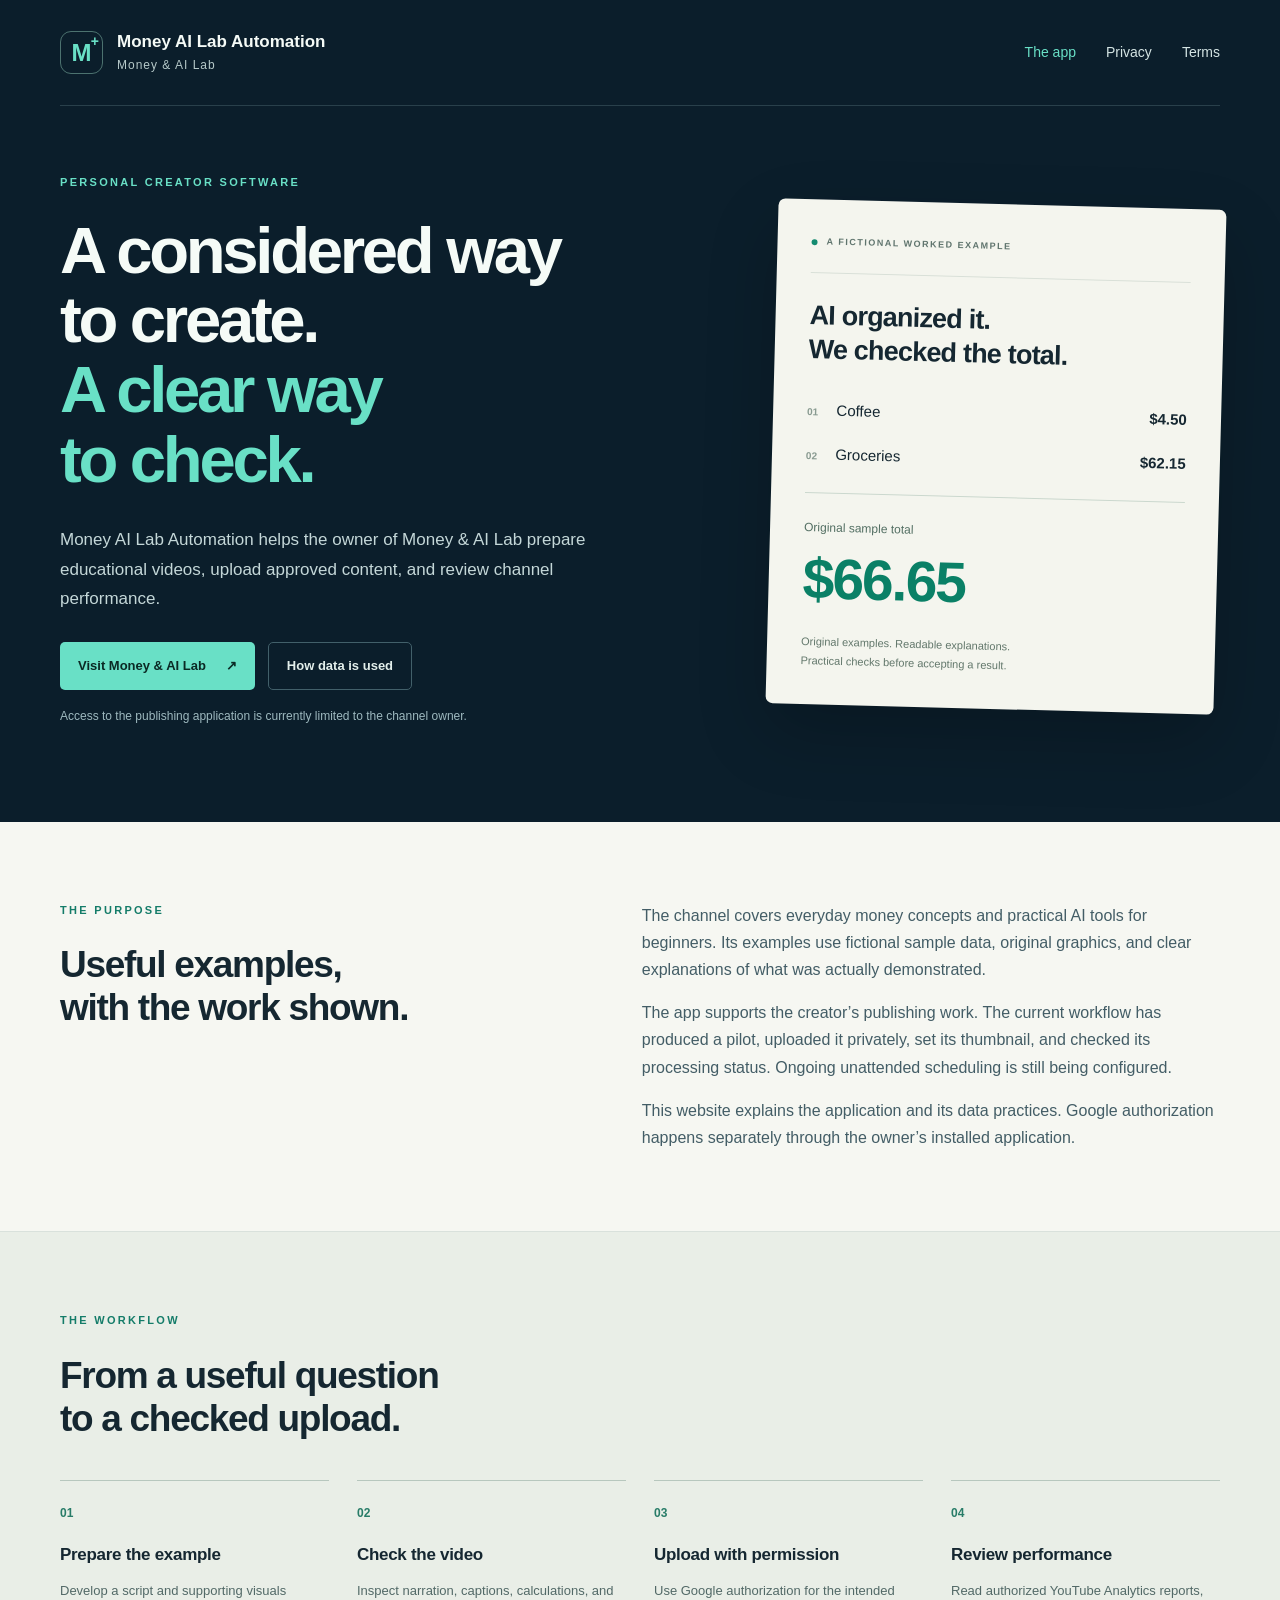
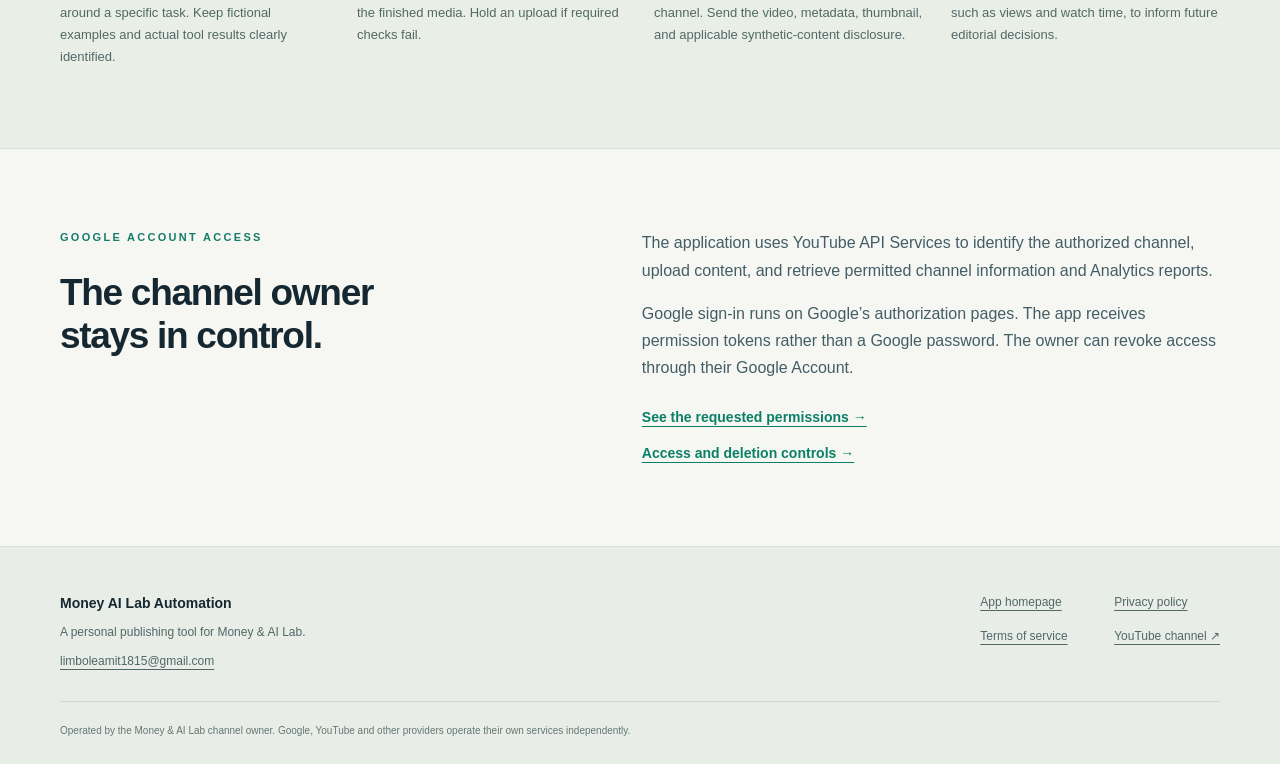
<file: index.html>
<!doctype html>
<html lang="en"><head><meta charset="utf-8"><meta name="google-site-verification" content="0hVhZl9QzGDiiAmFomSfOWCE8X6W1rQqYO0cgtzhxFk" /><meta name="viewport" content="width=device-width, initial-scale=1"><meta name="description" content="A personal publishing application for Money &amp; AI Lab: prepare checked educational videos, upload with Google authorization, and review YouTube Analytics."><meta name="color-scheme" content="light"><title>App homepage | Money AI Lab Automation</title><link rel="icon" href="favicon.svg" type="image/svg+xml"><link rel="stylesheet" href="styles.css"></head>
<body><a class="skip" href="#main">Skip to content</a><header class="site-header"><div class="shell header-inner"><a class="brand" href="index.html"><span class="brand-icon" aria-hidden="true">M<span>+</span></span><span>Money AI Lab Automation<small>Money &amp; AI Lab</small></span></a><nav aria-label="Main navigation"><a href="index.html" aria-current="page">The app</a><a href="privacy.html">Privacy</a><a href="terms.html">Terms</a></nav></div></header>
<main id="main"><section class="hero"><div class="shell hero-grid"><div><p class="eyebrow">PERSONAL CREATOR SOFTWARE</p><h1>A considered way<br>to create.<br><em>A clear way<br>to check.</em></h1><p class="hero-copy">Money AI Lab Automation helps the owner of Money &amp; AI Lab prepare educational videos, upload approved content, and review channel performance.</p><div class="actions"><a class="button primary" href="https://www.youtube.com/@TheMoneyAILab">Visit Money &amp; AI Lab <span aria-hidden="true">↗</span></a><a class="button secondary" href="privacy.html">How data is used</a></div><p class="access-note">Access to the publishing application is currently limited to the channel owner.</p></div><figure class="demo"><figcaption><span class="live-dot" aria-hidden="true"></span> A FICTIONAL WORKED EXAMPLE</figcaption><div class="demo-heading">AI organized it.<br>We checked the total.</div><div class="expense-row"><span><b>01</b> Coffee</span><strong>$4.50</strong></div><div class="expense-row"><span><b>02</b> Groceries</span><strong>$62.15</strong></div><div class="demo-total"><span>Original sample total</span><strong>$66.65</strong></div><p>Original examples. Readable explanations.<br>Practical checks before accepting a result.</p></figure></div></section>
<section class="shell section overview" aria-labelledby="purpose"><div><p class="eyebrow ink">THE PURPOSE</p><h2 id="purpose">Useful examples,<br>with the work shown.</h2></div><div class="prose"><p>The channel covers everyday money concepts and practical AI tools for beginners. Its examples use fictional sample data, original graphics, and clear explanations of what was actually demonstrated.</p><p>The app supports the creator’s publishing work. The current workflow has produced a pilot, uploaded it privately, set its thumbnail, and checked its processing status. Ongoing unattended scheduling is still being configured.</p><p>This website explains the application and its data practices. Google authorization happens separately through the owner’s installed application.</p></div></section>
<section class="workflow-section"><div class="shell section"><p class="eyebrow ink">THE WORKFLOW</p><h2>From a useful question<br>to a checked upload.</h2><ol class="workflow"><li><span class="step-number">01</span><h3>Prepare the example</h3><p>Develop a script and supporting visuals around a specific task. Keep fictional examples and actual tool results clearly identified.</p></li><li><span class="step-number">02</span><h3>Check the video</h3><p>Inspect narration, captions, calculations, and the finished media. Hold an upload if required checks fail.</p></li><li><span class="step-number">03</span><h3>Upload with permission</h3><p>Use Google authorization for the intended channel. Send the video, metadata, thumbnail, and applicable synthetic-content disclosure.</p></li><li><span class="step-number">04</span><h3>Review performance</h3><p>Read authorized YouTube Analytics reports, such as views and watch time, to inform future editorial decisions.</p></li></ol></div></section>
<section class="shell section overview" aria-labelledby="control"><div><p class="eyebrow ink">GOOGLE ACCOUNT ACCESS</p><h2 id="control">The channel owner<br>stays in control.</h2></div><div class="prose"><p>The application uses YouTube API Services to identify the authorized channel, upload content, and retrieve permitted channel information and Analytics reports.</p><p>Google sign-in runs on Google’s authorization pages. The app receives permission tokens rather than a Google password. The owner can revoke access through their Google Account.</p><div class="inline-links"><a href="privacy.html#permissions">See the requested permissions →</a><a href="privacy.html#your-controls">Access and deletion controls →</a></div></div></section></main><footer class="site-footer"><div class="shell footer-inner"><div><strong>Money AI Lab Automation</strong><p>A personal publishing tool for Money &amp; AI Lab.</p><a href="mailto:limboleamit1815@gmail.com">limboleamit1815@gmail.com</a></div><nav aria-label="Footer navigation"><a href="index.html">App homepage</a><a href="privacy.html">Privacy policy</a><a href="terms.html">Terms of service</a><a href="https://www.youtube.com/@TheMoneyAILab">YouTube channel ↗</a></nav></div><div class="shell footer-note">Operated by the Money &amp; AI Lab channel owner. Google, YouTube and other providers operate their own services independently.</div></footer></body></html>
</file>
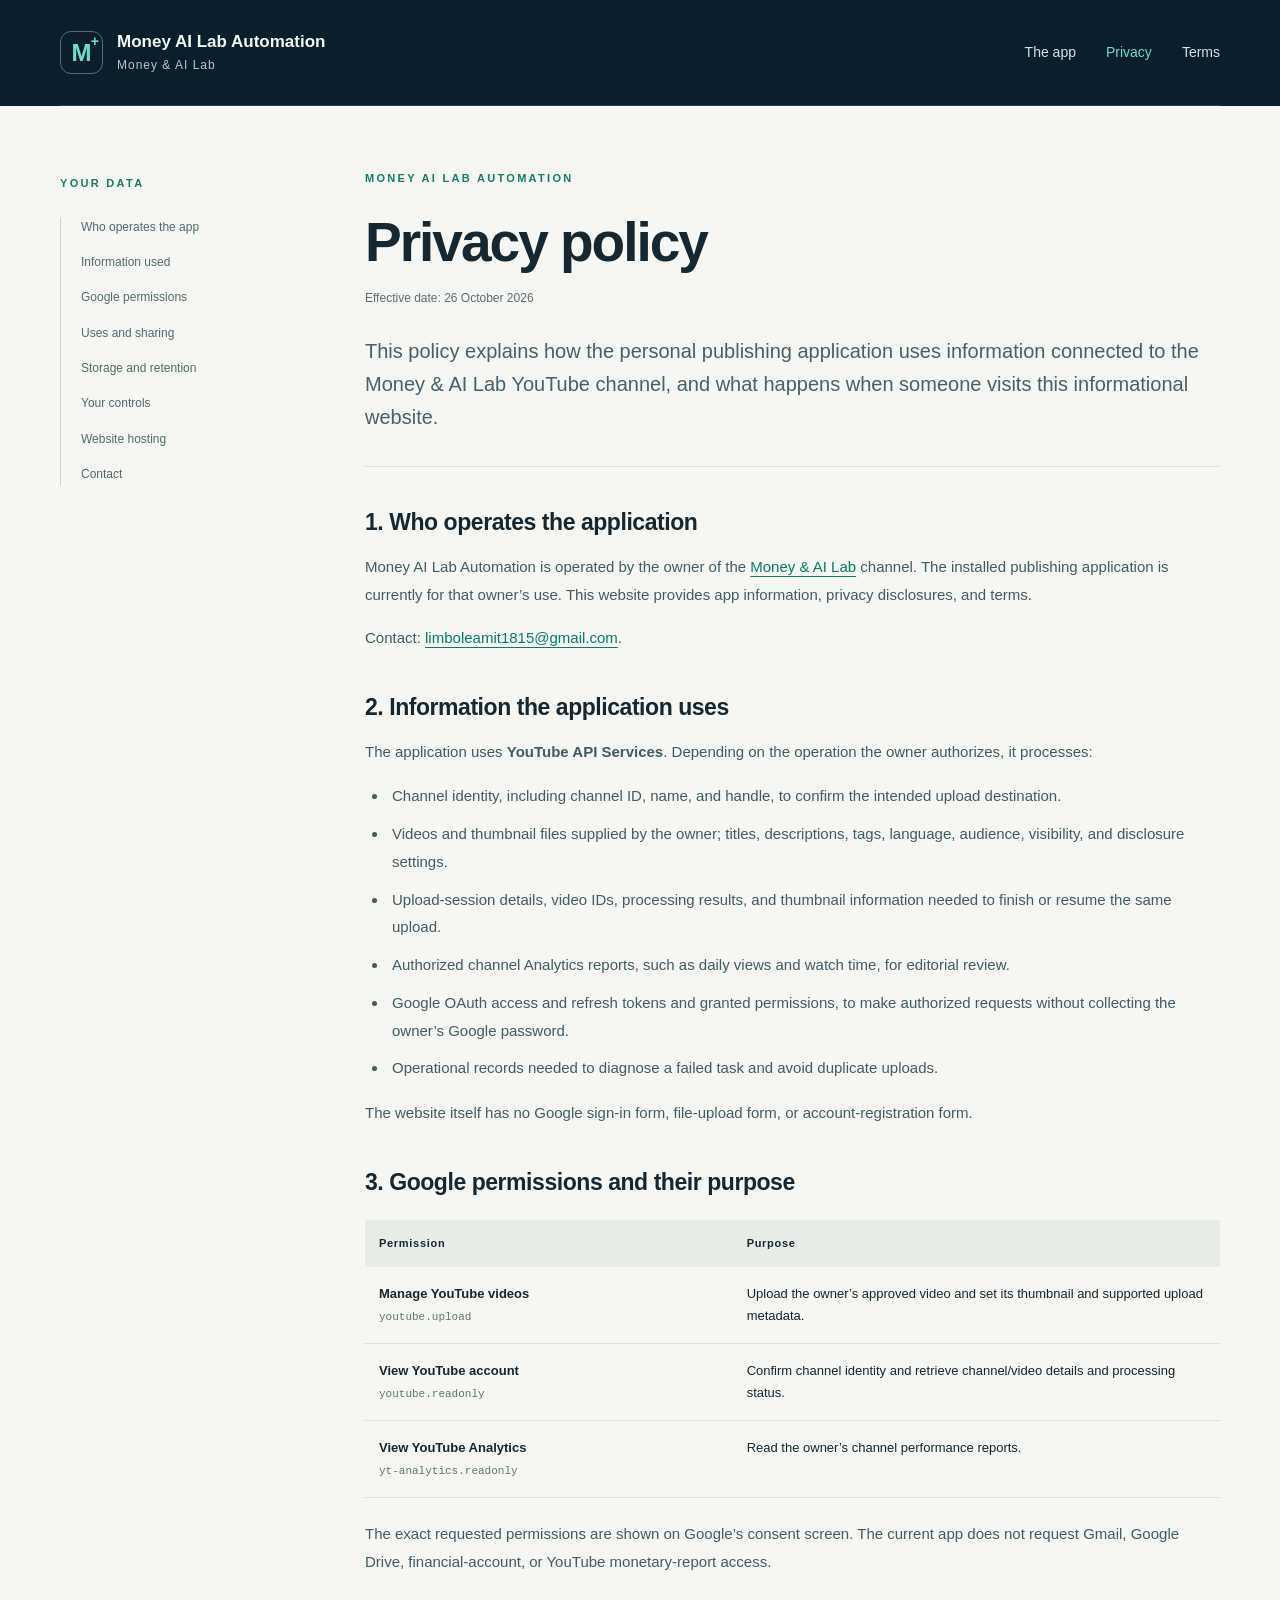
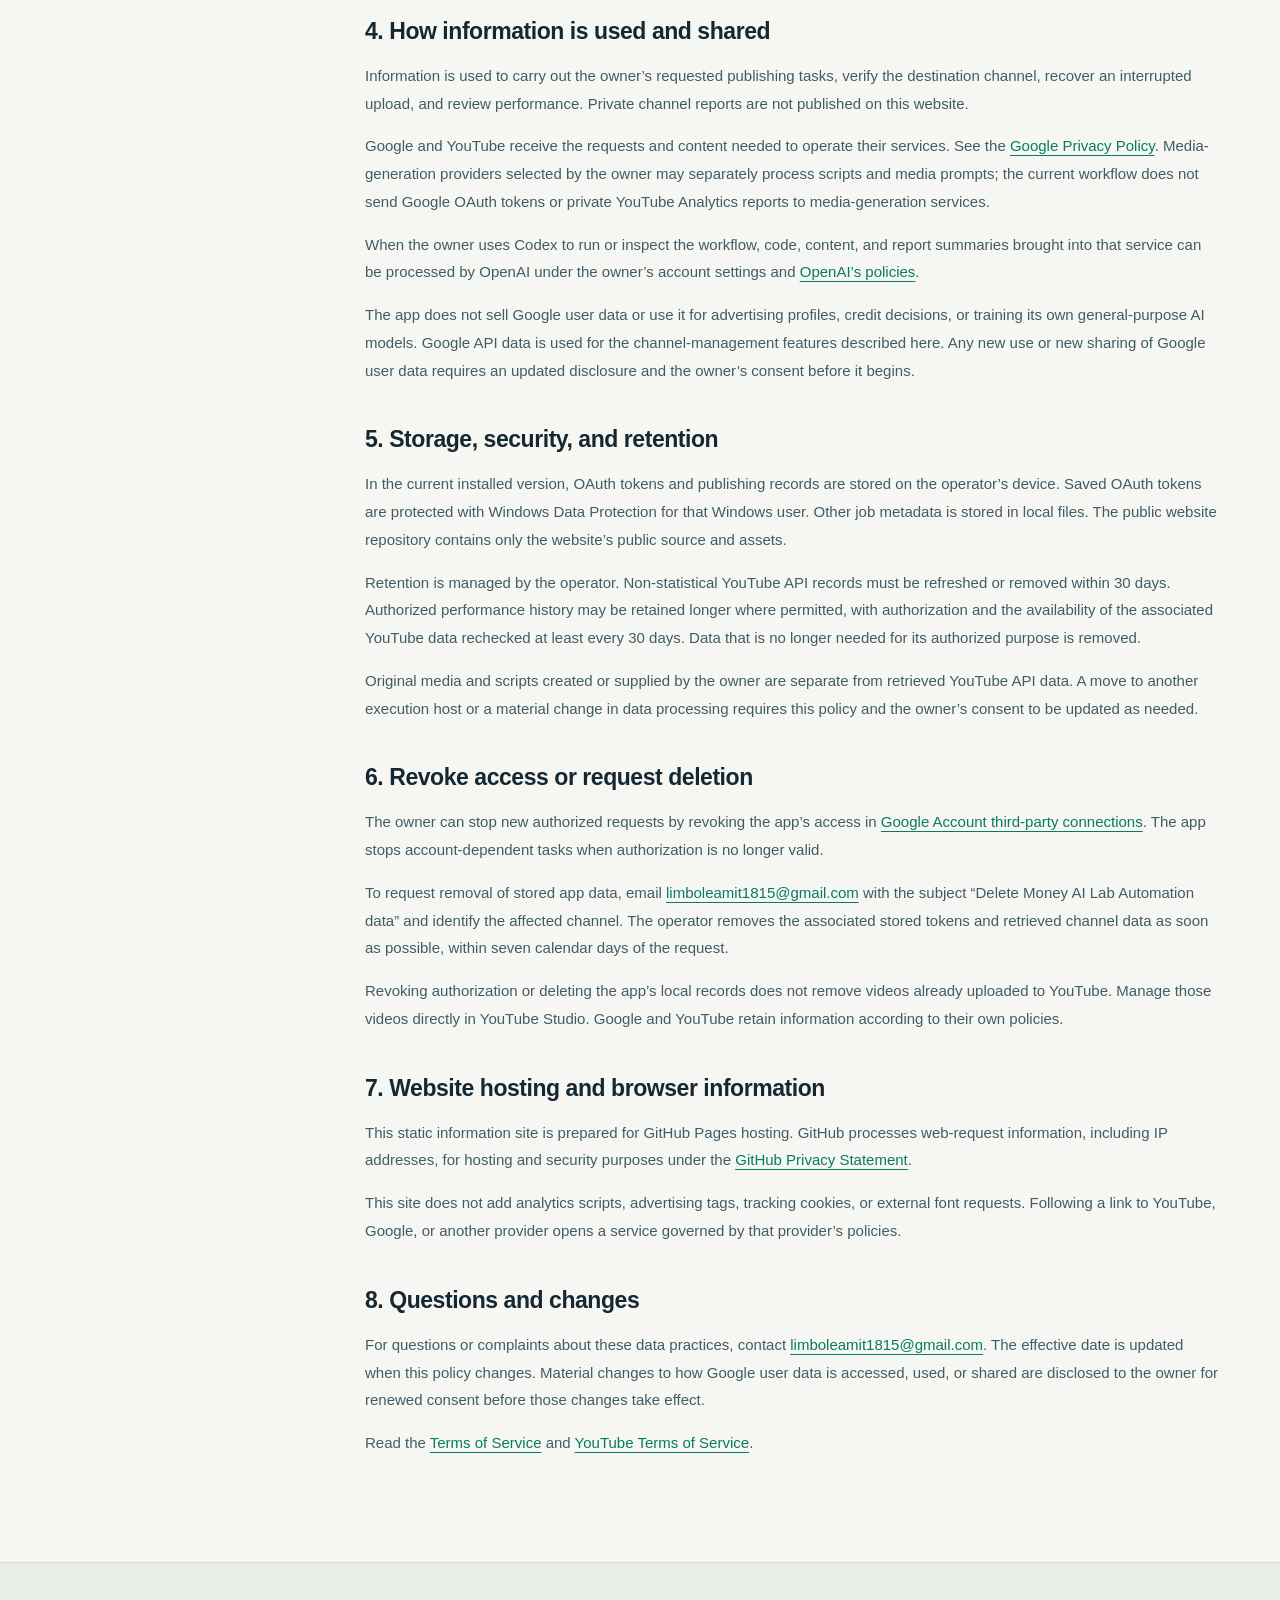
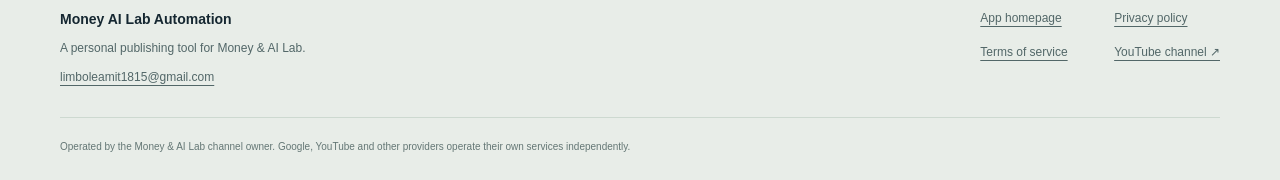
<file: privacy.html>
<!doctype html>
<html lang="en"><head><meta charset="utf-8"><meta name="viewport" content="width=device-width, initial-scale=1"><meta name="description" content="How Money AI Lab Automation accesses, uses, stores, shares, and deletes authorized YouTube data."><meta name="color-scheme" content="light"><title>Privacy policy | Money AI Lab Automation</title><link rel="icon" href="favicon.svg" type="image/svg+xml"><link rel="stylesheet" href="styles.css"></head>
<body><a class="skip" href="#main">Skip to content</a><header class="site-header"><div class="shell header-inner"><a class="brand" href="index.html"><span class="brand-icon" aria-hidden="true">M<span>+</span></span><span>Money AI Lab Automation<small>Money &amp; AI Lab</small></span></a><nav aria-label="Main navigation"><a href="index.html">The app</a><a href="privacy.html" aria-current="page">Privacy</a><a href="terms.html">Terms</a></nav></div></header>
<main id="main"><div class="shell policy-layout"><aside class="policy-aside"><p class="eyebrow ink">YOUR DATA</p><nav aria-label="Privacy policy sections"><a href="#who">Who operates the app</a><a href="#data">Information used</a><a href="#permissions">Google permissions</a><a href="#use">Uses and sharing</a><a href="#storage">Storage and retention</a><a href="#your-controls">Your controls</a><a href="#website">Website hosting</a><a href="#contact">Contact</a></nav></aside><article class="policy"><p class="eyebrow ink">MONEY AI LAB AUTOMATION</p><h1>Privacy policy</h1><p class="updated">Effective date: 26 October 2026</p><p class="lead">This policy explains how the personal publishing application uses information connected to the Money &amp; AI Lab YouTube channel, and what happens when someone visits this informational website.</p>
<section id="who"><h2>1. Who operates the application</h2><p>Money AI Lab Automation is operated by the owner of the <a href="https://www.youtube.com/@TheMoneyAILab">Money &amp; AI Lab</a> channel. The installed publishing application is currently for that owner’s use. This website provides app information, privacy disclosures, and terms.</p><p>Contact: <a href="mailto:limboleamit1815@gmail.com">limboleamit1815@gmail.com</a>.</p></section>
<section id="data"><h2>2. Information the application uses</h2><p>The application uses <strong>YouTube API Services</strong>. Depending on the operation the owner authorizes, it processes:</p><ul><li>Channel identity, including channel ID, name, and handle, to confirm the intended upload destination.</li><li>Videos and thumbnail files supplied by the owner; titles, descriptions, tags, language, audience, visibility, and disclosure settings.</li><li>Upload-session details, video IDs, processing results, and thumbnail information needed to finish or resume the same upload.</li><li>Authorized channel Analytics reports, such as daily views and watch time, for editorial review.</li><li>Google OAuth access and refresh tokens and granted permissions, to make authorized requests without collecting the owner’s Google password.</li><li>Operational records needed to diagnose a failed task and avoid duplicate uploads.</li></ul><p>The website itself has no Google sign-in form, file-upload form, or account-registration form.</p></section>
<section id="permissions"><h2>3. Google permissions and their purpose</h2><div class="table-scroll"><table><thead><tr><th>Permission</th><th>Purpose</th></tr></thead><tbody><tr><td>Manage YouTube videos<br><code>youtube.upload</code></td><td>Upload the owner’s approved video and set its thumbnail and supported upload metadata.</td></tr><tr><td>View YouTube account<br><code>youtube.readonly</code></td><td>Confirm channel identity and retrieve channel/video details and processing status.</td></tr><tr><td>View YouTube Analytics<br><code>yt-analytics.readonly</code></td><td>Read the owner’s channel performance reports.</td></tr></tbody></table></div><p>The exact requested permissions are shown on Google’s consent screen. The current app does not request Gmail, Google Drive, financial-account, or YouTube monetary-report access.</p></section>
<section id="use"><h2>4. How information is used and shared</h2><p>Information is used to carry out the owner’s requested publishing tasks, verify the destination channel, recover an interrupted upload, and review performance. Private channel reports are not published on this website.</p><p>Google and YouTube receive the requests and content needed to operate their services. See the <a href="https://policies.google.com/privacy">Google Privacy Policy</a>. Media-generation providers selected by the owner may separately process scripts and media prompts; the current workflow does not send Google OAuth tokens or private YouTube Analytics reports to media-generation services.</p><p>When the owner uses Codex to run or inspect the workflow, code, content, and report summaries brought into that service can be processed by OpenAI under the owner’s account settings and <a href="https://openai.com/policies/privacy-policy/">OpenAI’s policies</a>.</p><p>The app does not sell Google user data or use it for advertising profiles, credit decisions, or training its own general-purpose AI models. Google API data is used for the channel-management features described here. Any new use or new sharing of Google user data requires an updated disclosure and the owner’s consent before it begins.</p></section>
<section id="storage"><h2>5. Storage, security, and retention</h2><p>In the current installed version, OAuth tokens and publishing records are stored on the operator’s device. Saved OAuth tokens are protected with Windows Data Protection for that Windows user. Other job metadata is stored in local files. The public website repository contains only the website’s public source and assets.</p><p>Retention is managed by the operator. Non-statistical YouTube API records must be refreshed or removed within 30 days. Authorized performance history may be retained longer where permitted, with authorization and the availability of the associated YouTube data rechecked at least every 30 days. Data that is no longer needed for its authorized purpose is removed.</p><p>Original media and scripts created or supplied by the owner are separate from retrieved YouTube API data. A move to another execution host or a material change in data processing requires this policy and the owner’s consent to be updated as needed.</p></section>
<section id="your-controls"><h2>6. Revoke access or request deletion</h2><p>The owner can stop new authorized requests by revoking the app’s access in <a href="https://myaccount.google.com/connections">Google Account third-party connections</a>. The app stops account-dependent tasks when authorization is no longer valid.</p><p>To request removal of stored app data, email <a href="mailto:limboleamit1815@gmail.com?subject=Delete%20Money%20AI%20Lab%20Automation%20data">limboleamit1815@gmail.com</a> with the subject “Delete Money AI Lab Automation data” and identify the affected channel. The operator removes the associated stored tokens and retrieved channel data as soon as possible, within seven calendar days of the request.</p><p>Revoking authorization or deleting the app’s local records does not remove videos already uploaded to YouTube. Manage those videos directly in YouTube Studio. Google and YouTube retain information according to their own policies.</p></section>
<section id="website"><h2>7. Website hosting and browser information</h2><p>This static information site is prepared for GitHub Pages hosting. GitHub processes web-request information, including IP addresses, for hosting and security purposes under the <a href="https://docs.github.com/en/site-policy/privacy-policies/github-general-privacy-statement">GitHub Privacy Statement</a>.</p><p>This site does not add analytics scripts, advertising tags, tracking cookies, or external font requests. Following a link to YouTube, Google, or another provider opens a service governed by that provider’s policies.</p></section>
<section id="contact"><h2>8. Questions and changes</h2><p>For questions or complaints about these data practices, contact <a href="mailto:limboleamit1815@gmail.com">limboleamit1815@gmail.com</a>. The effective date is updated when this policy changes. Material changes to how Google user data is accessed, used, or shared are disclosed to the owner for renewed consent before those changes take effect.</p><p>Read the <a href="terms.html">Terms of Service</a> and <a href="https://www.youtube.com/t/terms">YouTube Terms of Service</a>.</p></section></article></div></main><footer class="site-footer"><div class="shell footer-inner"><div><strong>Money AI Lab Automation</strong><p>A personal publishing tool for Money &amp; AI Lab.</p><a href="mailto:limboleamit1815@gmail.com">limboleamit1815@gmail.com</a></div><nav aria-label="Footer navigation"><a href="index.html">App homepage</a><a href="privacy.html">Privacy policy</a><a href="terms.html">Terms of service</a><a href="https://www.youtube.com/@TheMoneyAILab">YouTube channel ↗</a></nav></div><div class="shell footer-note">Operated by the Money &amp; AI Lab channel owner. Google, YouTube and other providers operate their own services independently.</div></footer></body></html>
</file>
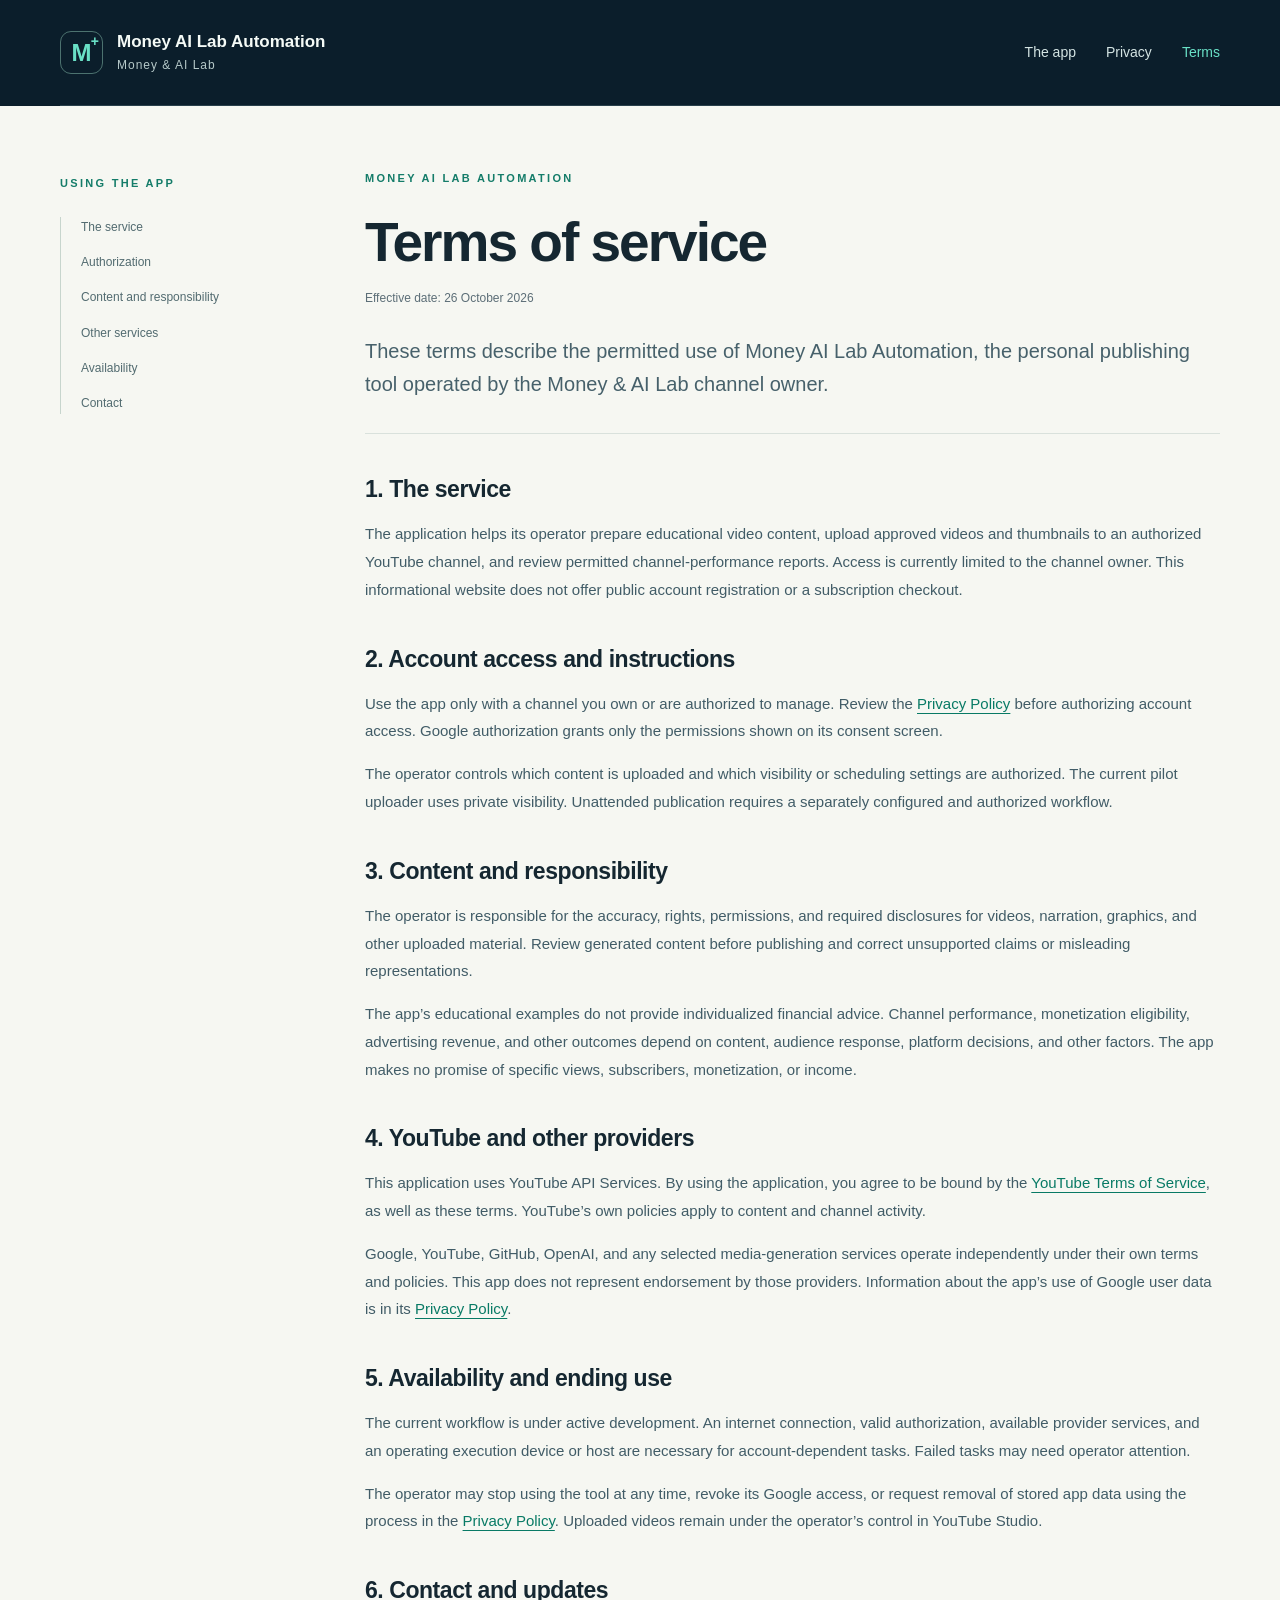
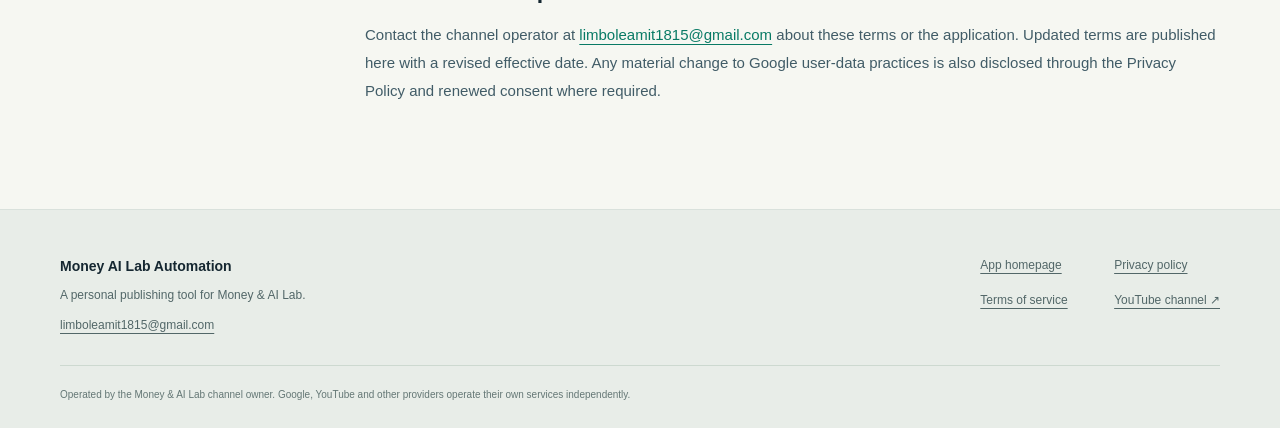
<file: terms.html>
<!doctype html>
<html lang="en"><head><meta charset="utf-8"><meta name="viewport" content="width=device-width, initial-scale=1"><meta name="description" content="Terms for the Money AI Lab Automation personal publishing workflow and its use of YouTube API Services."><meta name="color-scheme" content="light"><title>Terms of service | Money AI Lab Automation</title><link rel="icon" href="favicon.svg" type="image/svg+xml"><link rel="stylesheet" href="styles.css"></head>
<body><a class="skip" href="#main">Skip to content</a><header class="site-header"><div class="shell header-inner"><a class="brand" href="index.html"><span class="brand-icon" aria-hidden="true">M<span>+</span></span><span>Money AI Lab Automation<small>Money &amp; AI Lab</small></span></a><nav aria-label="Main navigation"><a href="index.html">The app</a><a href="privacy.html">Privacy</a><a href="terms.html" aria-current="page">Terms</a></nav></div></header>
<main id="main"><div class="shell policy-layout"><aside class="policy-aside"><p class="eyebrow ink">USING THE APP</p><nav aria-label="Terms sections"><a href="#service">The service</a><a href="#authorization">Authorization</a><a href="#content">Content and responsibility</a><a href="#providers">Other services</a><a href="#availability">Availability</a><a href="#contact">Contact</a></nav></aside><article class="policy"><p class="eyebrow ink">MONEY AI LAB AUTOMATION</p><h1>Terms of service</h1><p class="updated">Effective date: 26 October 2026</p><p class="lead">These terms describe the permitted use of Money AI Lab Automation, the personal publishing tool operated by the Money &amp; AI Lab channel owner.</p>
<section id="service"><h2>1. The service</h2><p>The application helps its operator prepare educational video content, upload approved videos and thumbnails to an authorized YouTube channel, and review permitted channel-performance reports. Access is currently limited to the channel owner. This informational website does not offer public account registration or a subscription checkout.</p></section>
<section id="authorization"><h2>2. Account access and instructions</h2><p>Use the app only with a channel you own or are authorized to manage. Review the <a href="privacy.html">Privacy Policy</a> before authorizing account access. Google authorization grants only the permissions shown on its consent screen.</p><p>The operator controls which content is uploaded and which visibility or scheduling settings are authorized. The current pilot uploader uses private visibility. Unattended publication requires a separately configured and authorized workflow.</p></section>
<section id="content"><h2>3. Content and responsibility</h2><p>The operator is responsible for the accuracy, rights, permissions, and required disclosures for videos, narration, graphics, and other uploaded material. Review generated content before publishing and correct unsupported claims or misleading representations.</p><p>The app’s educational examples do not provide individualized financial advice. Channel performance, monetization eligibility, advertising revenue, and other outcomes depend on content, audience response, platform decisions, and other factors. The app makes no promise of specific views, subscribers, monetization, or income.</p></section>
<section id="providers"><h2>4. YouTube and other providers</h2><p>This application uses YouTube API Services. By using the application, you agree to be bound by the <a href="https://www.youtube.com/t/terms">YouTube Terms of Service</a>, as well as these terms. YouTube’s own policies apply to content and channel activity.</p><p>Google, YouTube, GitHub, OpenAI, and any selected media-generation services operate independently under their own terms and policies. This app does not represent endorsement by those providers. Information about the app’s use of Google user data is in its <a href="privacy.html">Privacy Policy</a>.</p></section>
<section id="availability"><h2>5. Availability and ending use</h2><p>The current workflow is under active development. An internet connection, valid authorization, available provider services, and an operating execution device or host are necessary for account-dependent tasks. Failed tasks may need operator attention.</p><p>The operator may stop using the tool at any time, revoke its Google access, or request removal of stored app data using the process in the <a href="privacy.html#your-controls">Privacy Policy</a>. Uploaded videos remain under the operator’s control in YouTube Studio.</p></section>
<section id="contact"><h2>6. Contact and updates</h2><p>Contact the channel operator at <a href="mailto:limboleamit1815@gmail.com">limboleamit1815@gmail.com</a> about these terms or the application. Updated terms are published here with a revised effective date. Any material change to Google user-data practices is also disclosed through the Privacy Policy and renewed consent where required.</p></section></article></div></main><footer class="site-footer"><div class="shell footer-inner"><div><strong>Money AI Lab Automation</strong><p>A personal publishing tool for Money &amp; AI Lab.</p><a href="mailto:limboleamit1815@gmail.com">limboleamit1815@gmail.com</a></div><nav aria-label="Footer navigation"><a href="index.html">App homepage</a><a href="privacy.html">Privacy policy</a><a href="terms.html">Terms of service</a><a href="https://www.youtube.com/@TheMoneyAILab">YouTube channel ↗</a></nav></div><div class="shell footer-note">Operated by the Money &amp; AI Lab channel owner. Google, YouTube and other providers operate their own services independently.</div></footer></body></html>
</file>
<file: styles.css>
:root{--ink:#152731;--navy:#0b1e2b;--muted:#5c6e77;--mint:#69e0c6;--paper:#f6f7f2;--rule:#d9e1dc}*{box-sizing:border-box}html{scroll-behavior:smooth;scroll-padding-top:30px}body{margin:0;background:var(--paper);color:var(--ink);font:17px/1.7 Arial,Helvetica,sans-serif}a{color:inherit;text-decoration-thickness:1px;text-underline-offset:4px}a:hover{color:#087f6b}a:focus-visible,button:focus-visible{outline:3px solid #0b9276;outline-offset:5px}.shell{width:min(1160px,calc(100% - 64px));margin:auto}.skip{position:absolute;left:20px;top:-100px;background:white;padding:10px;z-index:10}.skip:focus{top:10px}.site-header{background:var(--navy);color:#f5fbf7}.header-inner{display:flex;justify-content:space-between;align-items:center;gap:32px;min-height:106px;border-bottom:1px solid #29404b}.brand{display:flex;gap:14px;align-items:center;text-decoration:none;font-size:17px;font-weight:700;line-height:1.3}.brand small{display:block;font-weight:400;font-size:12px;color:#b6c9c9;letter-spacing:1px;margin-top:5px}.brand-icon{width:43px;height:43px;border:1px solid #4c726f;border-radius:11px;display:grid;place-items:center;font-size:24px;color:var(--mint);position:relative}.brand-icon span{position:absolute;right:3px;top:0;font-size:14px}.site-header nav{display:flex;gap:30px;font-size:14px}.site-header nav a{text-decoration:none;padding:8px 0;color:#d4e4e3}.site-header nav a:hover,.site-header nav a[aria-current]{color:var(--mint)}.hero{background:var(--navy);color:#f5fbf7;padding:68px 0 83px}.hero-grid{display:grid;grid-template-columns:1.2fr .85fr;gap:80px;align-items:center}.eyebrow{font-size:11px;letter-spacing:2.3px;line-height:1.5;font-weight:700;color:var(--mint);margin:0 0 25px}.eyebrow.ink{color:#147c69}.hero h1{font-size:clamp(46px,5.1vw,69px);letter-spacing:-3.3px;font-weight:600;line-height:1.07;margin:0 0 30px}.hero h1 em{font-style:normal;color:var(--mint)}.hero-copy{font-size:17px;line-height:1.75;max-width:570px;color:#c4d7d8}.actions{display:flex;gap:13px;flex-wrap:wrap;margin:28px 0 16px}.button{padding:12px 18px;border-radius:5px;font-size:13px;font-weight:700;text-decoration:none;display:inline-flex;gap:20px;align-items:center}.button.primary{background:var(--mint);color:#0b2a25}.button.secondary{color:#e3efeb;border:1px solid #42606a}.button:hover{filter:brightness(1.08)}.access-note{font-size:12px;color:#9eb9bf;max-width:460px}.demo{background:#f4f5ee;color:var(--ink);margin:0;padding:35px 34px;border-radius:7px;box-shadow:0 28px 70px #0003;transform:rotate(1.5deg)}.demo figcaption{display:flex;align-items:center;gap:9px;font-size:9px;font-weight:700;letter-spacing:1.5px;color:#5f746d;border-bottom:1px solid #d9e0d8;padding-bottom:23px}.live-dot{width:6px;height:6px;border-radius:50%;background:#138b70}.demo-heading{font-size:27px;letter-spacing:-.8px;line-height:1.25;font-weight:700;margin:26px 0 30px}.expense-row{display:flex;justify-content:space-between;gap:20px;font-size:15px;margin:19px 0}.expense-row b{font-size:10px;color:#899b91;margin-right:14px}.demo-total{border-top:1px solid #cbd8ce;display:flex;flex-direction:column;gap:10px;margin:25px 0 0;padding-top:24px}.demo-total span{font-size:12px;color:#526e62}.demo-total strong{font-size:57px;line-height:1.1;letter-spacing:-2px;color:#0a8066}.demo>p{font-size:11px;color:#62776b;margin:22px 0 0;line-height:1.7}.section{padding-top:80px;padding-bottom:80px}.overview{display:grid;grid-template-columns:1fr 1.2fr;gap:100px}.section h2{font-size:37px;line-height:1.17;letter-spacing:-1.3px;font-weight:600;margin:0}.prose{font-size:16px;color:#435d66}.prose p:first-child{margin-top:0}.prose p:last-child{margin-bottom:0}.workflow-section{background:#e9eee7;border-top:1px solid var(--rule);border-bottom:1px solid var(--rule)}.workflow{list-style:none;padding:0;margin:40px 0 0;display:grid;grid-template-columns:repeat(4,1fr);gap:28px}.workflow li{padding-top:17px;border-top:1px solid #b7c7be}.step-number{font-size:12px;font-weight:700;color:#287c68}.workflow h3{font-size:17px;line-height:1.35;letter-spacing:-.3px;margin:17px 0 13px}.workflow p{font-size:13px;color:#526967;line-height:1.7;margin:0}.inline-links{display:flex;align-items:flex-start;flex-direction:column;gap:12px;color:#0a8066;font-size:14px;font-weight:700;margin-top:25px}.site-footer{background:#e8ede8;border-top:1px solid var(--rule);padding:45px 0 25px}.footer-inner{display:flex;justify-content:space-between;gap:50px;font-size:12px;color:#526768}.footer-inner strong{font-size:14px;color:var(--ink)}.footer-inner p{margin:6px 0 9px}.footer-inner nav{display:grid;grid-template-columns:1fr 1fr;gap:14px 28px;align-content:start}.footer-note{font-size:10px;color:#647775;border-top:1px solid #cdd9d0;margin-top:30px;padding-top:20px}.policy-layout{display:grid;grid-template-columns:230px minmax(0,1fr);gap:75px;padding-top:64px;padding-bottom:90px}.policy-aside{padding-top:5px}.policy-aside nav{display:flex;flex-direction:column;gap:15px;font-size:12px;color:#526b70;border-left:1px solid #c7d5cd;padding-left:20px}.policy-aside nav a{text-decoration:none}.policy h1{font-size:55px;line-height:1.1;letter-spacing:-2px;margin:0 0 16px;font-weight:600}.updated{font-size:12px;color:var(--muted);margin:0 0 27px}.lead{font-size:20px;line-height:1.65;color:#47616b;margin:0 0 38px;padding-bottom:32px;border-bottom:1px solid var(--rule)}.policy section{margin-top:40px}.policy h2{font-size:23px;line-height:1.35;font-weight:600;letter-spacing:-.45px;margin:0 0 15px}.policy section p,.policy li{font-size:15px;line-height:1.85;color:#415c67}.policy li{padding-left:4px;margin:10px 0}.policy a{color:#087a65}.policy ul{padding-left:23px}.table-scroll{overflow-x:auto;margin:22px 0}.policy table{width:100%;border-collapse:collapse;text-align:left;line-height:1.7;font-size:13px}.policy th{padding:14px;background:#e7ede6;font-size:11px;letter-spacing:.7px}.policy td{padding:16px 14px;border-bottom:1px solid var(--rule);vertical-align:top}.policy td:first-child{width:43%;font-weight:600}.policy code{font:11px/1.7 Consolas,monospace;color:#5b7774;overflow-wrap:anywhere}p,li,a{overflow-wrap:break-word}@media(max-width:900px){.hero-grid{gap:38px;grid-template-columns:1.05fr .95fr}.hero h1{font-size:55px;letter-spacing:-2.4px}.demo{padding:26px}.overview{gap:45px}.workflow{grid-template-columns:repeat(2,1fr);gap:35px}.policy-layout{grid-template-columns:175px minmax(0,1fr);gap:40px}.policy h1{font-size:45px}}@media(max-width:650px){.shell{width:calc(100% - 40px)}.header-inner{align-items:flex-start;flex-direction:column;gap:18px;padding:22px 0}.site-header nav{gap:28px;font-size:13px}.hero{padding:44px 0 48px}.hero-grid{display:flex;flex-direction:column;align-items:stretch;gap:34px}.hero h1{font-size:49px;letter-spacing:-2.2px}.hero-copy{font-size:16px}.eyebrow{font-size:10px;margin-bottom:20px}.demo{transform:none;max-width:440px;width:100%;padding:29px}.demo-heading{font-size:27px}.section{padding-top:48px;padding-bottom:48px}.overview{grid-template-columns:1fr;gap:28px}.section h2{font-size:32px}.workflow{gap:32px 21px;margin-top:32px}.workflow h3{font-size:16px}.workflow p{font-size:13px}.footer-inner{flex-direction:column;gap:28px}.footer-inner nav{gap:15px 20px;max-width:330px}.policy-layout{display:block;padding-top:32px;padding-bottom:55px}.policy-aside{margin-bottom:34px}.policy-aside .eyebrow{margin-bottom:13px}.policy-aside nav{flex-direction:row;flex-wrap:wrap;gap:10px 18px;padding-left:0;border-left:0;border-bottom:1px solid var(--rule);padding-bottom:22px;font-size:11px}.policy h1{font-size:42px;letter-spacing:-1.7px}.policy h2{font-size:21px}.lead{font-size:18px}.policy section p,.policy li{font-size:15px}.policy td{padding:12px 9px}.policy code{font-size:10px}.button{padding:12px 14px;font-size:12px}}@media(prefers-reduced-motion:reduce){html{scroll-behavior:auto}}
</file>
